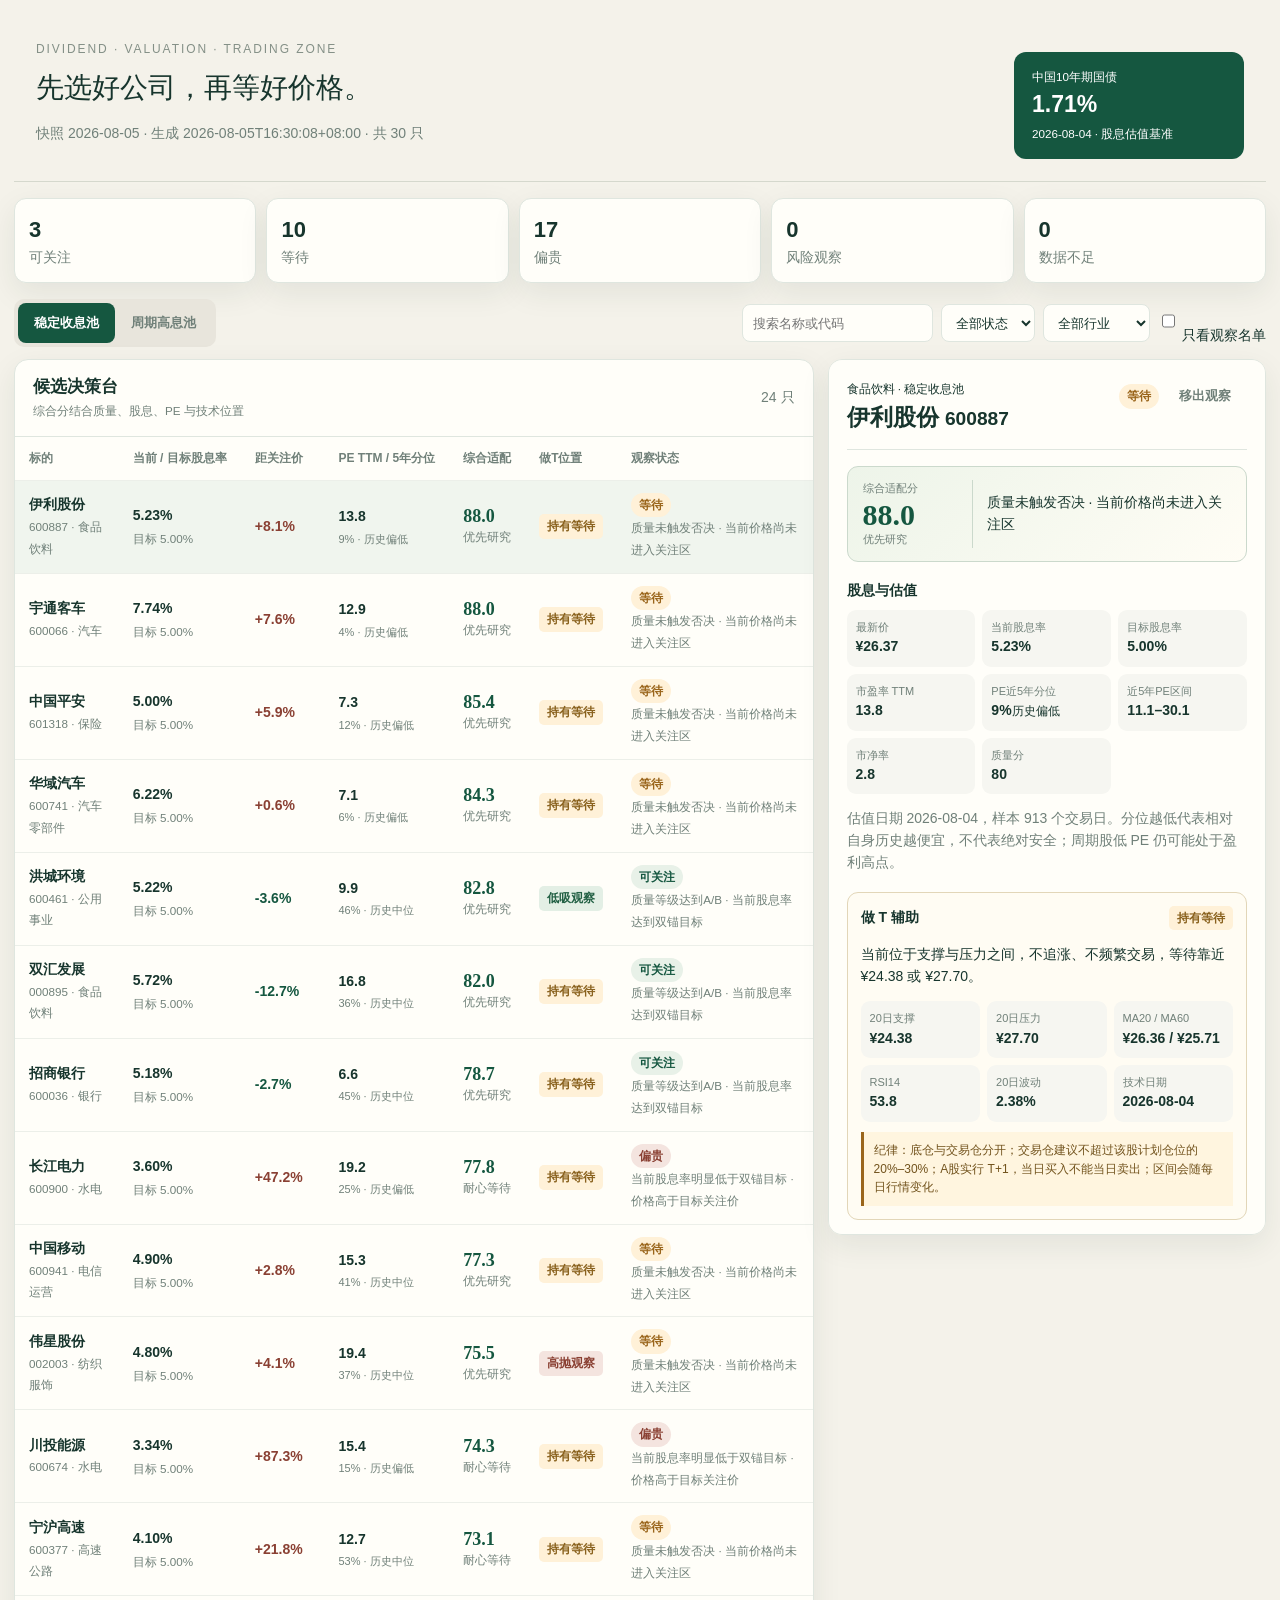
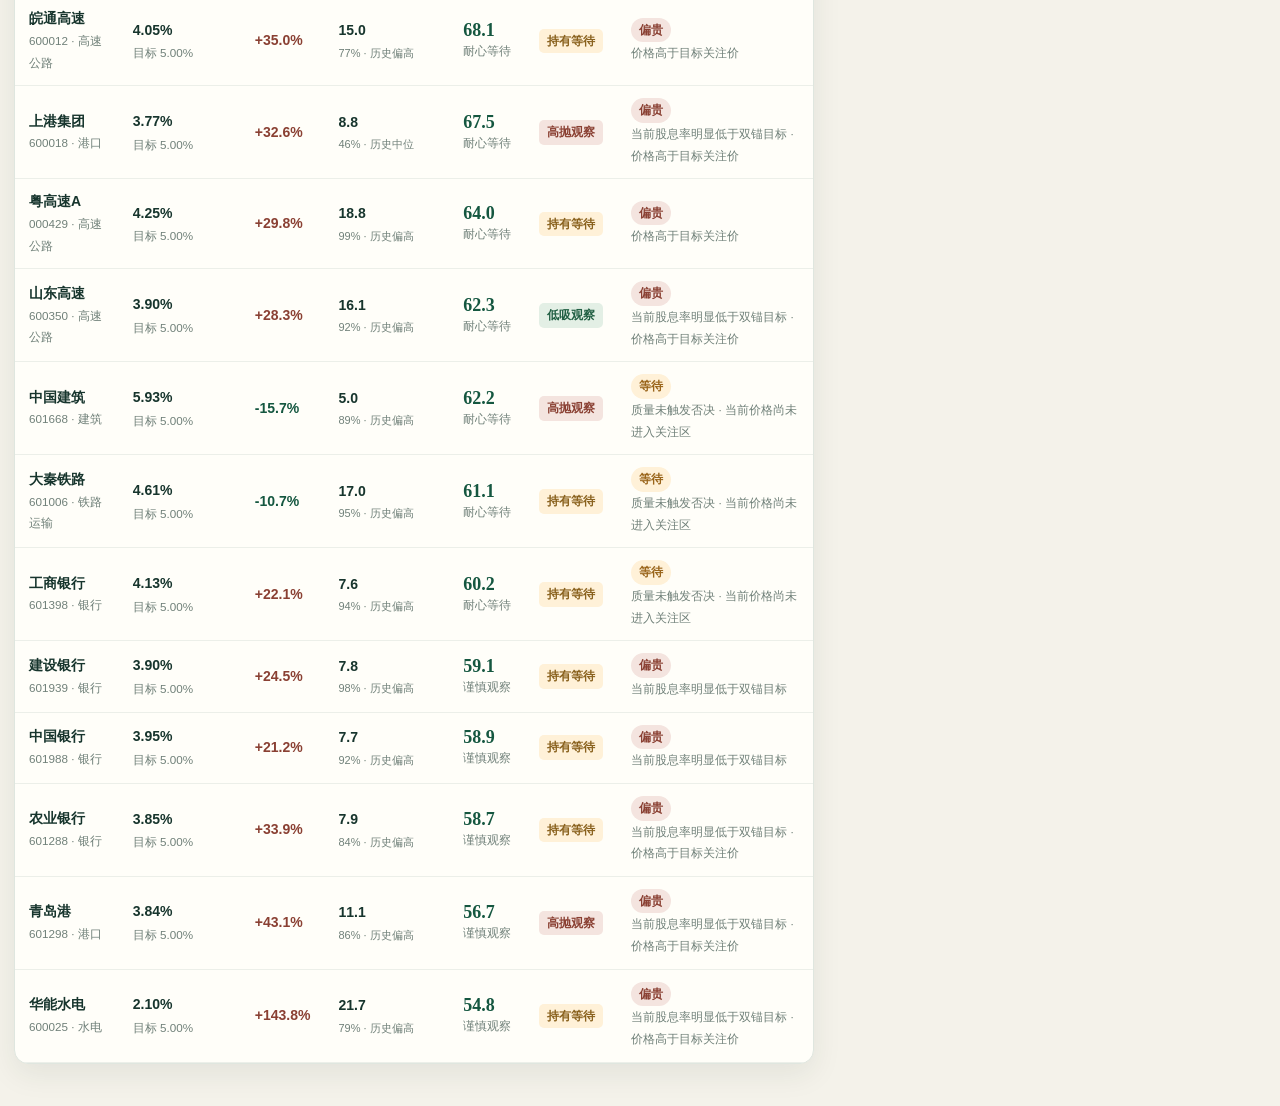
<file: web/high-dividend.html>
<!doctype html>
<html lang="zh-CN">
<head>
  <meta charset="utf-8">
  <meta name="viewport" content="width=device-width,initial-scale=1">
  <title>高股息决策雷达</title>
  <link rel="stylesheet" href="./high-dividend.css?v=20260805-v4">
</head>
<body>
  <main class="dividend-shell">
    <header class="hero">
      <div><p class="eyebrow">DIVIDEND · VALUATION · TRADING ZONE</p><h1>先选好公司，再等好价格。</h1><p id="data-note" class="muted">正在读取快照…</p></div>
      <div id="bond-card" class="bond-card"></div>
    </header>
    <section id="summary" class="summary-grid" aria-label="状态概览"></section>
    <section class="toolbar">
      <div class="pool-tabs" role="tablist"><button class="pool-tab active" data-pool="stable">稳定收息池</button><button class="pool-tab" data-pool="cyclical">周期高息池</button></div>
      <div class="filters"><input id="search-input" type="search" placeholder="搜索名称或代码" aria-label="搜索股票"><select id="status-filter" aria-label="观察状态"></select><select id="industry-filter" aria-label="所属行业"></select><label class="watch-toggle"><input id="watch-only" type="checkbox"> 只看观察名单</label></div>
    </section>
    <section class="content-grid">
      <div class="radar-panel">
        <div class="panel-head"><div><h2>候选决策台</h2><small class="muted">综合分结合质量、股息、PE 与技术位置</small></div><span id="result-count" class="muted"></span></div>
        <div class="table-wrap"><table><thead><tr><th data-sort="name">标的</th><th data-sort="currentYield">当前 / 目标股息率</th><th data-sort="distanceToAttention">距关注价</th><th data-sort="peTtm">PE TTM / 5年分位</th><th data-sort="fitScore">综合适配</th><th data-sort="tSignal">做T位置</th><th data-sort="state">观察状态</th></tr></thead><tbody id="stock-rows"></tbody></table></div>
        <div id="stock-cards" class="stock-cards"></div>
      </div>
      <aside id="stock-detail" class="detail-panel" aria-live="polite"><div class="empty-detail"><p>选择一只股票</p><span>查看股息、估值、质量和做 T 条件。</span></div></aside>
    </section>
  </main>
  <script src="./high-dividend.js?v=20260805-v4"></script>
</body>
</html>
</file>
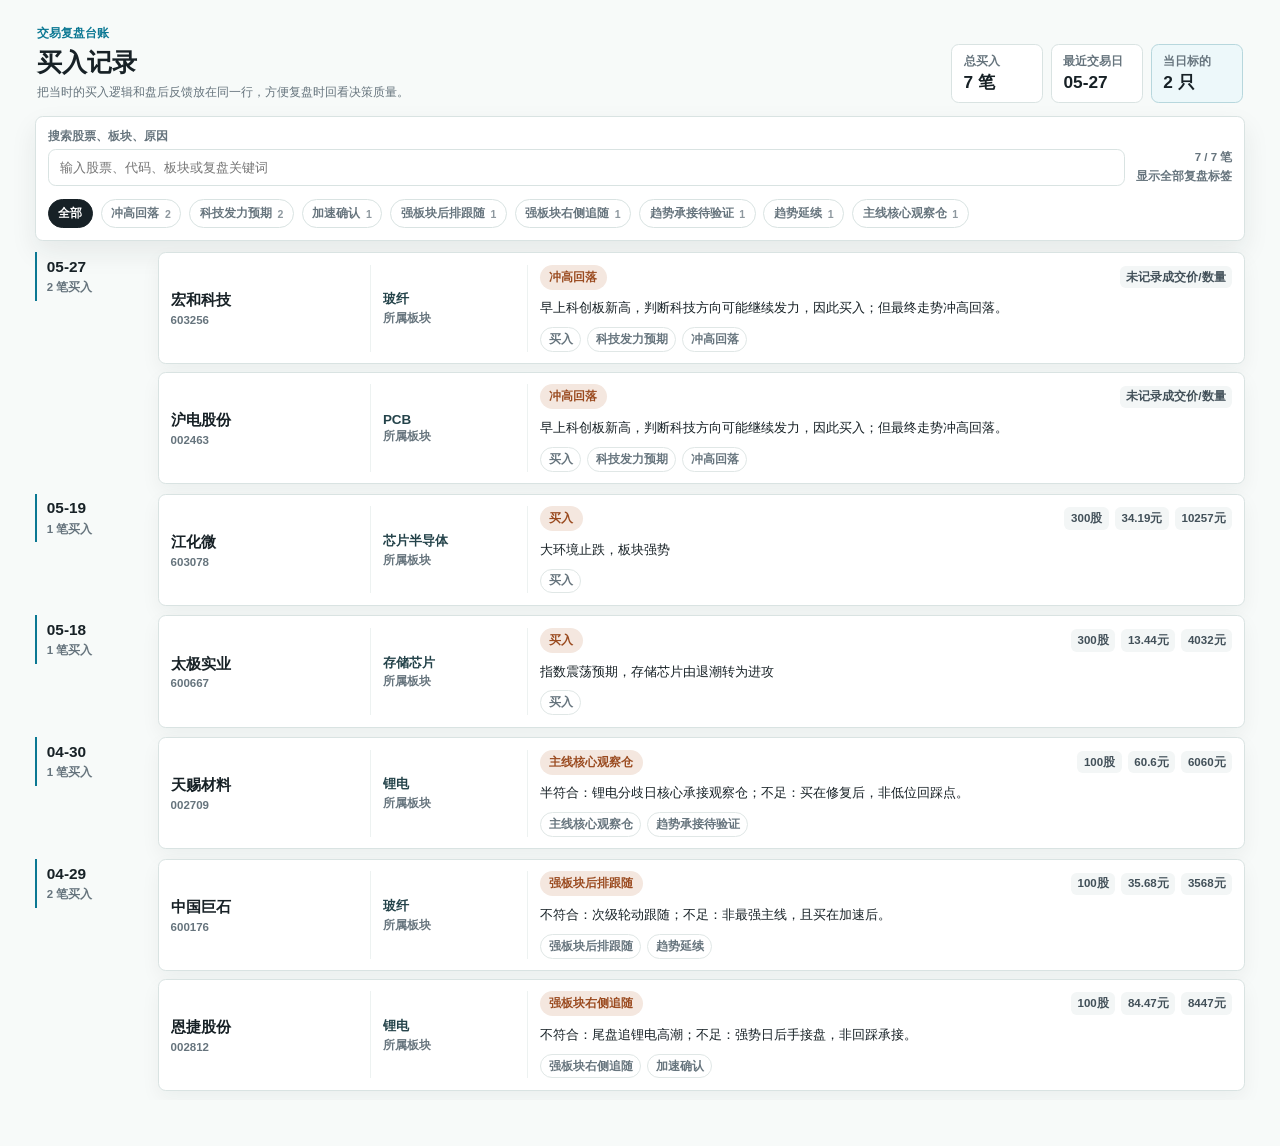
<file: web/trades.html>
<!doctype html>
<html lang="zh-CN">
  <head>
    <meta charset="utf-8">
    <meta name="viewport" content="width=device-width, initial-scale=1">
    <title>买入记录</title>
    <link rel="stylesheet" href="./custom.css?v=20260428-profit-score-v1">
    <link rel="stylesheet" href="./trades.css?v=20260527-ledger-v1">
  </head>
  <body>
    <main id="trades-app" class="app-shell trades-shell"></main>
    <script src="./trades-model.js?v=20260527-ledger-v1"></script>
    <script src="./trades.js?v=20260527-ledger-v1"></script>
  </body>
</html>
</file>
<file: web/high-dividend.css>
:root{--ink:#17352d;--muted:#708079;--line:#dfe6df;--paper:#f4f2ea;--panel:#fffef9;--green:#155740;--green-soft:#e8f1e8;--amber:#9a651b;--amber-soft:#fff1d8;--risk:#8a4033;--risk-soft:#f4e4df;--gray:#626b68;--shadow:0 10px 30px rgba(30,53,44,.08)}
*{box-sizing:border-box}body{margin:0;background:var(--paper);color:var(--ink);font:14px/1.55 "Microsoft YaHei","PingFang SC",sans-serif}.dividend-shell{width:min(1480px,calc(100% - 28px));margin:auto;padding:22px 0 42px}.hero{display:flex;justify-content:space-between;gap:24px;align-items:flex-end;padding:18px 22px 22px;border-bottom:1px solid #d5d8cd}.eyebrow{margin:0;color:#849087;font-size:12px;letter-spacing:.16em}.hero h1{font-family:Georgia,"Songti SC",serif;font-size:28px;font-weight:500;margin:7px 0}.muted{color:var(--muted)}.bond-card{min-width:230px;background:var(--green);color:#fff;border-radius:12px;padding:14px 18px}.bond-card strong{font-size:23px}.summary-grid{display:grid;grid-template-columns:repeat(5,1fr);gap:10px;margin:16px 0}.summary-card{background:var(--panel);border:1px solid var(--line);border-radius:12px;padding:14px;box-shadow:var(--shadow)}.summary-card b{display:block;font-size:22px}.summary-card span{color:var(--muted)}.toolbar{display:flex;justify-content:space-between;gap:16px;margin:12px 0}.pool-tabs{display:flex;background:#e8e5dc;padding:4px;border-radius:10px}.pool-tab{border:0;background:transparent;padding:9px 16px;border-radius:8px;color:var(--muted);font-weight:700;cursor:pointer}.pool-tab.active{background:var(--green);color:#fff}.filters{display:flex;gap:8px;align-items:center}.filters input,.filters select{min-height:38px;border:1px solid var(--line);border-radius:8px;background:var(--panel);padding:7px 10px;color:var(--ink)}.watch-toggle{white-space:nowrap}.content-grid{display:grid;grid-template-columns:minmax(0,1.55fr) minmax(340px,.85fr);gap:14px}.radar-panel,.detail-panel{background:var(--panel);border:1px solid var(--line);border-radius:14px;box-shadow:var(--shadow)}.radar-panel{overflow:hidden}.panel-head{display:flex;justify-content:space-between;align-items:center;padding:14px 18px;border-bottom:1px solid var(--line)}.panel-head h2{margin:0;font-size:17px}.table-wrap{overflow:auto}table{width:100%;border-collapse:collapse}th,td{padding:12px 14px;text-align:left;border-bottom:1px solid #ecefe9}th{font-size:12px;color:var(--muted);cursor:pointer;white-space:nowrap}tbody tr{cursor:pointer}tbody tr:hover,tbody tr.selected{background:#f0f5ee}.name-cell b{display:block}.name-cell small{color:var(--muted)}.state-pill{display:inline-block;padding:3px 8px;border-radius:999px;font-size:12px;font-weight:700}.state-可关注{background:var(--green-soft);color:var(--green)}.state-等待{background:var(--amber-soft);color:var(--amber)}.state-偏贵,.state-风险观察{background:var(--risk-soft);color:var(--risk)}.state-数据不足{background:#e8ebea;color:var(--gray)}.detail-panel{padding:18px;position:sticky;top:12px;align-self:start;max-height:calc(100vh - 24px);overflow:auto}.empty-detail{text-align:center;padding:34px 10px;color:var(--muted)}.detail-head{display:flex;justify-content:space-between;gap:10px;border-bottom:1px solid var(--line);padding-bottom:14px}.detail-head h2{margin:0;font-size:23px}.detail-section{margin-top:18px}.detail-section h3{font-size:14px;margin:0 0 9px}.reason-list,.check-list{padding:0;margin:8px 0;list-style:none}.reason-list li,.check-item{padding:8px 10px;margin:6px 0;background:#f6f6f1;border-radius:8px}.check-item{display:flex;gap:8px}.check-pass{border-left:3px solid #4b8b67}.check-warning{border-left:3px solid #d49b42}.check-fail{border-left:3px solid #a74e41}.check-missing{border-left:3px solid #8c9591}.metric-grid{display:grid;grid-template-columns:repeat(3,1fr);gap:7px}.metric{background:#f6f6f1;border-radius:9px;padding:9px}.metric span{display:block;font-size:11px;color:var(--muted)}.ladder{width:100%}.stock-cards{display:none}.empty-row{text-align:center;color:var(--muted);padding:34px}.warning-banner{background:var(--risk-soft);color:var(--risk);padding:10px 13px;border-radius:9px;margin-bottom:12px}
@media(max-width:900px){.summary-grid{grid-template-columns:repeat(2,1fr)}.content-grid{grid-template-columns:1fr}.detail-panel{position:static;max-height:none}.toolbar{flex-direction:column}.filters{flex-wrap:wrap}}
@media(max-width:650px){.dividend-shell{width:calc(100% - 18px);padding-top:8px}.hero{align-items:stretch;flex-direction:column;padding:14px 8px}.hero h1{font-size:23px}.bond-card{min-width:0}.summary-grid{grid-template-columns:repeat(2,1fr)}.summary-card:last-child{grid-column:1/-1}.filters>*{flex:1;min-width:135px}.table-wrap{display:none}.stock-cards{display:grid;gap:8px;padding:10px}.stock-card{border:1px solid var(--line);border-radius:10px;padding:12px;background:#fff;cursor:pointer}.stock-card-top{display:flex;justify-content:space-between}.stock-card-metrics{display:grid;grid-template-columns:repeat(3,1fr);gap:5px;margin:9px 0;font-size:12px}.metric-grid{grid-template-columns:repeat(2,1fr)}}
.fit-score{display:block;font:700 18px/1 Georgia,serif;color:var(--green)}.fit-label{display:block;color:var(--muted);margin-top:3px}.signal-pill{display:inline-block;padding:3px 8px;border-radius:5px;font-size:12px;font-weight:700;white-space:nowrap}.signal-低吸观察{background:#e3efe5;color:#226044}.signal-高抛观察{background:#f4e4df;color:#8a4033}.signal-持有等待{background:#fff1d8;color:#8a621e}.signal-数据不足{background:#e8ebea;color:#626b68}.decision-banner{display:grid;grid-template-columns:110px 1fr;gap:14px;align-items:center;margin:16px 0;padding:13px 15px;border:1px solid #cbd9cc;background:linear-gradient(135deg,#edf4e9,#fffdf5);border-radius:11px}.decision-banner div{border-right:1px solid #cbd9cc}.decision-banner span,.decision-banner small{display:block;color:var(--muted);font-size:11px}.decision-banner b{display:block;font:700 30px/1.1 Georgia,serif;color:var(--green)}.decision-banner p{margin:0}.section-title{display:flex;justify-content:space-between;align-items:center}.section-title h3{margin:0}.t-guide{padding:13px;border:1px solid #e2d6b8;border-radius:11px;background:#fffcf3}.risk-note{margin-top:10px;padding:9px 10px;border-left:3px solid var(--amber);background:#fff5df;color:#72531d;font-size:12px}
.state-可关注{background:var(--green-soft);color:var(--green)}.state-等待{background:var(--amber-soft);color:var(--amber)}.state-偏贵,.state-风险观察{background:var(--risk-soft);color:var(--risk)}.state-数据不足{background:#e8ebea;color:var(--gray)}
.yield-compare b,.yield-compare small{display:block;white-space:nowrap}.yield-compare small{margin-top:3px;color:var(--muted)}.distance-cell{font-weight:700;white-space:nowrap}.distance-cell.inside{color:var(--green)}.distance-cell.outside{color:var(--risk)}
.pe-position b,.pe-position small{display:block;white-space:nowrap}.pe-position small{margin-top:3px;color:var(--muted);font-size:11px}
</file>
<file: web/custom.css>
﻿:root {
  color-scheme: light;
  --ink: #172126;
  --muted: #66747d;
  --line: #d9e3e2;
  --paper: #f7faf9;
  --panel: #ffffff;
  --soft: #f1f5f5;
  --active: #172126;
  --red: #c74343;
  --green: #12805c;
  --shadow: 0 12px 28px rgba(23, 33, 38, 0.08);
}

* { box-sizing: border-box; }

html {
  zoom: 0.96;
}

body {
  margin: 0;
  background: var(--paper);
  color: var(--ink);
  font-family: "Microsoft YaHei", "PingFang SC", Arial, sans-serif;
  font-size: 15px;
  letter-spacing: 0;
}

.app-shell {
  min-height: auto;
  width: min(1280px, calc(100% - 28px));
  margin: 0 auto;
  padding: 12px 0 10px;
}

.workspace-layout {
  display: grid;
  grid-template-columns: minmax(300px, 360px) minmax(0, 1fr);
  gap: 16px;
  align-items: start;
}

.card {
  background: var(--panel);
  border: 1px solid var(--line);
  border-radius: 8px;
  box-shadow: var(--shadow);
}

.sidebar-card {
  position: sticky;
  top: 16px;
  max-height: calc(100vh - 32px);
  display: grid;
  grid-template-rows: auto minmax(0, 1fr);
  gap: 10px;
  padding: 10px;
  overflow: hidden;
}

.sidebar-head {
  position: relative;
  z-index: 1;
  display: grid;
  gap: 8px;
  min-width: 0;
  background: var(--panel);
}

.sort-inline {
  display: flex;
  align-items: center;
  justify-content: space-between;
  gap: 8px;
  padding: 2px;
}

.sort-status {
  color: var(--muted);
  font-size: 13px;
  min-height: 20px;
  padding: 0 4px;
  line-height: 1.45;
  overflow: hidden;
  text-overflow: ellipsis;
  white-space: nowrap;
}

.sort-mode-group {
  display: inline-flex;
  border: 1px solid var(--line);
  border-radius: 8px;
  overflow: hidden;
}

.sort-mode-btn {
  min-width: 52px;
  height: 30px;
  border: 0;
  border-right: 1px solid var(--line);
  background: #ffffff;
  color: var(--muted);
  font: inherit;
  font-size: 13px;
  padding: 0 10px;
  cursor: pointer;
}

.sort-mode-btn:last-child {
  border-right: 0;
}

.sort-mode-btn.active {
  background: #0b7893;
  color: #ffffff;
}

.sort-date-label {
  display: inline-flex;
  align-items: center;
  gap: 6px;
}

.sort-date-label span {
  color: var(--muted);
  font-size: 12px;
}

.sort-date-label select {
  min-width: 86px;
  height: 30px;
  border: 1px solid var(--line);
  border-radius: 8px;
  background: #ffffff;
  color: var(--ink);
  font: inherit;
  font-size: 13px;
  padding: 0 8px;
}

.date-nav-btn {
  width: 24px;
  height: 24px;
  border: 1px solid var(--line);
  border-radius: 6px;
  background: #ffffff;
  color: var(--muted);
  font-size: 12px;
  line-height: 1;
  cursor: pointer;
  padding: 0;
}

.date-nav-btn:disabled {
  opacity: 0.45;
  cursor: not-allowed;
}

h1, h2 { margin: 0; line-height: 1.2; }
h1 { font-size: 26px; }
h2 { font-size: 20px; }
p { line-height: 1.55; }
.muted { color: var(--muted); }

.count-pill,
.badge {
  border-radius: 999px;
  background: var(--soft);
  color: var(--muted);
  padding: 6px 10px;
  font-size: 12px;
}

.setup-pools {
  display: grid;
  grid-template-columns: repeat(3, minmax(0, 1fr));
  gap: 10px;
}

.pool-card {
  min-height: 142px;
  max-height: 360px;
  overflow-y: auto;
  border: 1px solid var(--line);
  border-radius: 8px;
  background: #ffffff;
  padding: 10px;
  display: grid;
  align-content: start;
  gap: 7px;
  box-shadow: var(--shadow);
}

.pool-card::-webkit-scrollbar {
  width: 6px;
}

.pool-card::-webkit-scrollbar-thumb {
  background: #c9d8d5;
  border-radius: 999px;
}

.pool-card.primary { border-color: #d7b66a; }
.pool-card.bad { border-color: #d6b9a8; }
.pool-card.risk { border-color: #e3c4c4; }

.pool-title {
  display: flex;
  justify-content: space-between;
  align-items: baseline;
  gap: 8px;
  margin-bottom: 2px;
}

.pool-title span {
  color: var(--muted);
  font-size: 12px;
}

.pool-title strong {
  font-size: 15px;
}

.pool-item {
  min-height: 46px;
  display: grid;
  grid-template-columns: minmax(0, 1fr) auto;
  gap: 8px;
  align-items: center;
  border: 1px solid #edf2f1;
  border-radius: 7px;
  background: #fbfdfc;
  color: var(--ink);
  text-align: left;
  padding: 7px 8px;
  cursor: pointer;
}

.pool-item:hover {
  border-color: #97bab5;
}

.pool-item strong,
.pool-item small {
  display: block;
  overflow: hidden;
  text-overflow: ellipsis;
  white-space: nowrap;
}

.pool-item small {
  margin-top: 3px;
  color: var(--muted);
  font-size: 11px;
}

.pool-score {
  border-radius: 999px;
  padding: 4px 7px;
  background: var(--soft);
  color: var(--muted);
  font-size: 12px;
  font-weight: 700;
}

.pool-empty {
  min-height: 46px;
  display: grid;
  place-items: center;
  border: 1px dashed #d8e2e0;
  border-radius: 7px;
  color: var(--muted);
  font-size: 13px;
}

.setup-badge {
  white-space: nowrap;
  border-radius: 999px;
  padding: 8px 12px;
  font-size: 13px;
  font-weight: 800;
}

.setup-badge.hot,
.pool-score.hot {
  background: #ffe8d8;
  color: #b33d16;
}

.setup-badge.turn,
.pool-score.turn {
  background: #e4f1ff;
  color: #1166a6;
}

.setup-badge.test,
.pool-score.test {
  background: #fff5cc;
  color: #8b6500;
}

.setup-badge.strong,
.pool-score.strong {
  background: #ffe3e3;
  color: #b92e2e;
}

.setup-badge.risk,
.pool-score.risk {
  background: #f5dfdf;
  color: #923939;
}

.setup-badge.weak,
.pool-score.weak {
  background: #dff1ea;
  color: #0d704f;
}

.setup-badge.watch,
.pool-score.watch {
  background: var(--soft);
  color: var(--muted);
}

.board-list {
  position: relative;
  z-index: 0;
  display: grid;
  align-content: start;
  gap: 6px;
  overflow-y: auto;
  min-height: 0;
  padding: 2px 3px 0 0;
}

.board-button {
  width: 100%;
  min-height: 58px;
  display: grid;
  grid-template-columns: minmax(0, 1fr) 66px;
  gap: 8px;
  align-items: center;
  border: 1px solid var(--line);
  border-radius: 8px;
  background: #ffffff;
  color: var(--ink);
  padding: 8px 10px;
  text-align: left;
  cursor: pointer;
}

.board-button:hover,
.board-button.active {
  border-color: #97bab5;
  background: #f7fbfa;
}

.board-button.active { box-shadow: inset 3px 0 0 #0b7893; }
.board-button strong { display: block; overflow: hidden; text-overflow: ellipsis; white-space: nowrap; }
.board-button strong { font-size: 17px; line-height: 1.16; }
.board-button small { display: block; margin-top: 4px; color: var(--muted); font-size: 12px; }
.board-button .board-fund-flow { margin-top: 3px; font-weight: 600; }
.board-fund-flow.inflow { color: #d13c3c; }
.board-fund-flow.outflow { color: #16835f; }
.board-fund-flow.missing { color: var(--muted); font-weight: 400; }
.board-score { text-align: right; }
.board-score strong { font-size: 16px; }
.board-score small { font-size: 12px; line-height: 1.25; }

.detail-pane {
  display: grid;
  gap: 16px;
}

.detail-tabs-card {
  padding: 10px 12px;
}

.detail-tabs {
  display: inline-flex;
  border: 1px solid var(--line);
  border-radius: 8px;
  overflow: hidden;
  background: #ffffff;
}

.detail-tab-btn {
  min-width: 88px;
  height: 34px;
  border: 0;
  border-right: 1px solid var(--line);
  background: #ffffff;
  color: var(--muted);
  font: inherit;
  font-size: 13px;
  padding: 0 14px;
  cursor: pointer;
}

.detail-tab-btn:last-child {
  border-right: 0;
}

.detail-tab-btn.active {
  background: #0b7893;
  color: #ffffff;
}

.stack { display: grid; gap: 18px; }
.section-card { padding: 16px; }
.detail-head {
  padding: 22px;
  display: flex;
  justify-content: space-between;
  gap: 18px;
  align-items: flex-start;
}

.badges {
  display: flex;
  flex-wrap: wrap;
  gap: 8px;
  justify-content: flex-end;
}

.section-head {
  display: flex;
  justify-content: space-between;
  gap: 12px;
  align-items: end;
  padding: 0 4px 12px;
}

.setup-card {
  border-color: #cbdedb;
}

.setup-grid {
  display: grid;
  grid-template-columns: repeat(4, minmax(0, 1fr));
  gap: 10px;
}

.setup-metric {
  min-height: 92px;
  border: 1px solid #edf2f1;
  border-radius: 8px;
  background: #fbfdfc;
  padding: 11px;
  display: grid;
  align-content: start;
  gap: 6px;
}

.setup-metric span,
.setup-metric small {
  color: var(--muted);
  font-size: 12px;
}

.setup-metric strong {
  font-size: 20px;
  line-height: 1.18;
  overflow-wrap: anywhere;
}

.structure-chart-wrap {
  display: grid;
  gap: 8px;
}

.structure-chart {
  width: 100%;
  height: 230px;
  display: block;
  border: 1px solid #edf2f1;
  border-radius: 8px;
  background: #fbfdfc;
}

.structure-grid-line {
  stroke: #dce8e5;
  stroke-dasharray: 4 5;
}

.structure-axis-label,
.structure-point text {
  fill: var(--muted);
  font-size: 12px;
}

.structure-line {
  fill: none;
  stroke: var(--active);
  stroke-width: 3;
  stroke-linecap: round;
  stroke-linejoin: round;
}

.structure-point circle {
  stroke: #ffffff;
  stroke-width: 2;
}

.structure-point.strong circle {
  fill: #c0392b;
}

.structure-point.weak circle {
  fill: #7f8c8d;
}

.structure-legend {
  display: flex;
  flex-wrap: wrap;
  gap: 8px;
  align-items: center;
  color: var(--muted);
  font-size: 12px;
}

.structure-legend span,
.structure-legend strong {
  border: 1px solid #edf2f1;
  border-radius: 8px;
  background: #fbfdfc;
  padding: 5px 8px;
}

.structure-legend strong {
  color: var(--ink);
}

.structure-sequence {
  margin: 0;
}

.profit-card {
  display: grid;
  gap: 14px;
}

.profit-hero {
  display: grid;
  grid-template-columns: minmax(260px, 0.9fr) minmax(0, 1.1fr);
  gap: 12px;
  align-items: stretch;
}

.profit-hero-main,
.profit-metrics-grid > div,
.profit-score-strip > div {
  border: 1px solid #edf2f1;
  border-radius: 8px;
  background: #fbfdfc;
}

.profit-hero-main {
  display: grid;
  gap: 12px;
  padding: 14px;
}

.profit-stock-title {
  display: flex;
  align-items: baseline;
  justify-content: space-between;
  gap: 10px;
}

.profit-stock-title strong {
  font-size: 22px;
  line-height: 1.2;
}

.profit-score-block {
  display: grid;
  grid-template-columns: 1fr auto;
  gap: 4px 12px;
  align-items: end;
}

.profit-score-block span,
.profit-score-block em,
.profit-hero-main p,
.profit-metrics-grid span,
.profit-score-strip span {
  color: var(--muted);
}

.profit-score-block strong {
  grid-row: span 2;
  font-size: 46px;
  line-height: 0.95;
}

.profit-score-block em {
  font-style: normal;
}

.profit-hero-main p {
  margin: 0;
  font-size: 13px;
}

.profit-metrics-grid {
  display: grid;
  grid-template-columns: repeat(4, minmax(0, 1fr));
  gap: 8px;
}

.profit-metrics-grid > div,
.profit-score-strip > div {
  display: grid;
  gap: 5px;
  min-height: 70px;
  padding: 10px;
}

.profit-metrics-grid span,
.profit-score-strip span {
  font-size: 12px;
}

.profit-metrics-grid strong,
.profit-score-strip strong {
  font-size: 18px;
  line-height: 1.18;
  overflow-wrap: anywhere;
}

.profit-score-strip {
  display: grid;
  grid-template-columns: repeat(4, minmax(0, 1fr));
  gap: 8px;
}

.state-chip {
  display: inline-flex;
  align-items: center;
  justify-content: center;
  min-height: 34px;
  padding: 6px 10px;
  border-radius: 999px;
  background: #eef3f2;
  color: var(--ink);
  font-size: 15px;
}

.state-chip.rise.expand,
.state-chip.resonance,
.state-chip.strong {
  background: #fdeeee;
  color: var(--red);
}

.state-chip.rise.contract,
.state-chip.test {
  background: #fff2e8;
  color: #b65b17;
}

.state-chip.fall.expand,
.state-chip.divergence,
.state-chip.weak {
  background: #eef8f4;
  color: var(--green);
}

.state-chip.fall.contract,
.state-chip.mixed,
.state-chip.turn,
.state-chip.watch {
  background: #eef3f2;
  color: #48616a;
}

.state-chip.traffic-red {
  background: #fdeeee;
  color: var(--red);
}

.state-chip.traffic-yellow {
  background: #fff5cc;
  color: #8b6500;
}

.state-chip.traffic-yellow-strong {
  background: #edf5e7;
  color: #4d7425;
}

.state-chip.traffic-green {
  background: #eaf7ef;
  color: #2c7a3f;
}

.core-strip {
  display: grid;
  grid-template-columns: repeat(5, minmax(0, 1fr));
  gap: 8px;
  margin-top: 12px;
}

.core-chip {
  border: 1px solid #edf2f1;
  border-radius: 8px;
  background: #ffffff;
  padding: 9px;
  display: grid;
  gap: 4px;
}

.core-chip span,
.core-chip small {
  overflow: hidden;
  text-overflow: ellipsis;
  white-space: nowrap;
}

.core-chip span {
  font-weight: 700;
}

.core-chip small {
  color: var(--muted);
  font-size: 12px;
}

.membership-strip {
  display: flex;
  flex-wrap: wrap;
  gap: 8px;
  margin-top: 12px;
}

.membership-count,
.membership-badge {
  border-radius: 999px;
  padding: 6px 9px;
  font-size: 12px;
  font-weight: 800;
  white-space: nowrap;
}

.membership-count.core,
.membership-badge.core,
.membership-count.pure_core,
.membership-badge.pure_core {
  background: #ffe8d8;
  color: #b33d16;
}

.membership-count.active,
.membership-badge.active,
.membership-count.pure_elastic,
.membership-badge.pure_elastic {
  background: #ffe3e3;
  color: #b92e2e;
}

.membership-count.overlap,
.membership-badge.overlap,
.membership-count.supply_chain,
.membership-badge.supply_chain {
  background: #e4f1ff;
  color: #1166a6;
}

.membership-count.theme_edge,
.membership-badge.theme_edge {
  background: #edf5e7;
  color: #4d7425;
}

.membership-count.suspect,
.membership-badge.suspect {
  background: #fff5cc;
  color: #8b6500;
}

.membership-count.pending,
.membership-badge.pending,
.membership-badge.manual {
  background: var(--soft);
  color: var(--muted);
}

.membership-alert {
  margin-top: 10px;
  border: 1px solid #ead9a8;
  border-radius: 8px;
  background: #fffaf0;
  color: #5c4800;
  padding: 9px 10px;
  font-size: 13px;
}

.membership-reason {
  min-width: 180px;
  color: var(--muted);
  font-size: 13px;
  line-height: 1.45;
}

.chart-grid {
  display: grid;
  gap: 12px;
}

.chart-panel {
  border: 1px solid #dce7e5;
  border-radius: 8px;
  background: linear-gradient(180deg, #ffffff 0%, #fbfdfc 100%);
  overflow: hidden;
}

.chart-panel-head {
  min-height: 46px;
  display: flex;
  justify-content: space-between;
  gap: 12px;
  align-items: center;
  border-bottom: 1px solid #edf2f1;
  padding: 10px 12px;
}

.chart-panel-head strong {
  color: var(--ink);
  font-size: 15px;
}

.chart-panel-head span {
  color: var(--muted);
  font-size: 12px;
  white-space: nowrap;
}

.chart-box {
  min-height: 300px;
  display: grid;
  place-items: center;
  background:
    linear-gradient(#f3f7f6 1px, transparent 1px) 0 0 / 100% 25%,
    #fbfdfc;
  color: var(--muted);
  padding: 14px;
}

.core-chart-box {
  min-height: 310px;
}

.trend-svg {
  width: 100%;
  height: 280px;
}

.fund-flow-svg {
  width: 100%;
  height: 280px;
}

.fund-flow-chart-box {
  min-height: 300px;
}

.fund-flow-bar {
  opacity: 0.82;
  transition: opacity 160ms ease, filter 160ms ease;
}

.fund-flow-bar.inflow { fill: var(--red); }
.fund-flow-bar.outflow { fill: var(--green); }
.fund-flow-bar.selected { opacity: 1; filter: drop-shadow(0 2px 3px rgba(24, 48, 54, 0.18)); }
.fund-flow-bar:hover { opacity: 1; }

.fund-flow-value {
  font-size: 11px;
  font-weight: 800;
  paint-order: stroke;
  stroke: #fff;
  stroke-width: 3px;
}

.fund-flow-value.inflow {
  fill: var(--red);
}

.fund-flow-value.outflow {
  fill: var(--green);
}

.high-count-svg {
  width: 100%;
  height: 240px;
}

.new-high-svg {
  width: 100%;
  height: 290px;
}

.core-svg {
  width: 100%;
  height: 290px;
}

.index-svg {
  width: 100%;
  height: 300px;
}

.amount-svg {
  width: 100%;
  height: 220px;
}

.chart-axis {
  stroke: #c6d4d1;
  stroke-width: 1;
}

.core-volume-divider {
  stroke-dasharray: 4 4;
}

.zero-line {
  stroke: #b9c8c5;
  stroke-dasharray: 5 5;
  stroke-width: 1;
}

.selected-date-band {
  fill: #f0f7f6;
  stroke: #78aaa2;
  stroke-width: 1;
  stroke-dasharray: 4 3;
}

.trend-line {
  fill: none;
  stroke: #0b7893;
  stroke-linecap: round;
  stroke-linejoin: round;
  stroke-width: 3;
}

.trend-svg circle {
  fill: #ffffff;
  stroke: #0b7893;
  stroke-width: 2.5;
}

.trend-high-line {
  fill: none;
  stroke: #f08c3a;
  stroke-linecap: round;
  stroke-linejoin: round;
  stroke-width: 2.6;
  stroke-dasharray: 5 4;
}

.trend-high-dot {
  fill: #ffffff;
  stroke: #f08c3a;
  stroke-width: 2.4;
}

.high-count-label {
  fill: #a95712;
  font-size: 11px;
  font-weight: 800;
}

.new-high-card {
  border-color: #cbdedb;
}

.new-high-summary {
  grid-template-columns: repeat(3, minmax(0, 1fr));
  margin-bottom: 12px;
}

.new-high-chart-panel {
  margin-top: 4px;
}

.new-high-line {
  fill: none;
  stroke-linecap: round;
  stroke-linejoin: round;
  stroke-width: 3;
}

.new-high-line.average,
.new-high-dot.average {
  stroke: #0b7893;
}

.new-high-line.high,
.new-high-dot.high {
  stroke: var(--red);
}

.new-high-line.near,
.new-high-dot.near {
  stroke: #f08c3a;
}

.new-high-dot {
  fill: #ffffff;
  stroke-width: 2.5;
}

.new-high-point {
  cursor: pointer;
}

.chart-hitbox {
  fill: transparent;
}

.new-high-legend {
  position: relative;
  padding-left: 22px;
}

.new-high-legend::before {
  content: "";
  position: absolute;
  left: 9px;
  top: 50%;
  width: 8px;
  height: 8px;
  border-radius: 999px;
  transform: translateY(-50%);
  background: #0b7893;
}

.new-high-legend.high::before {
  background: var(--red);
}

.new-high-legend.near::before {
  background: #f08c3a;
}

.value-label {
  fill: var(--ink);
  font-size: 12px;
  font-weight: 700;
  paint-order: stroke;
  stroke: #ffffff;
  stroke-width: 3px;
  stroke-linejoin: round;
}

.tag-label {
  fill: #24524d;
  font-size: 11px;
  font-weight: 700;
  paint-order: stroke;
  stroke: #ffffff;
  stroke-width: 4px;
  stroke-linejoin: round;
}

.date-label {
  fill: var(--muted);
  font-size: 12px;
}

.axis-label {
  fill: var(--muted);
  font-size: 11px;
}

.core-change-line,
.pure-core-line,
.pure-elastic-line {
  fill: none;
  stroke-linecap: round;
  stroke-linejoin: round;
  stroke-width: 3;
}

.core-change-line,
.pure-core-line {
  stroke: #0b7893;
}

.pure-elastic-line {
  stroke: #7c3aed;
}

.core-change-dot,
.pure-core-dot,
.pure-elastic-dot {
  fill: #ffffff;
  stroke-width: 2.5;
}

.core-change-dot,
.pure-core-dot {
  stroke: #0b7893;
}

.pure-elastic-dot {
  stroke: #7c3aed;
}

.core-amount-bar {
  fill: #f08c3a;
  opacity: 0.74;
}

.core-amount-bar.rise {
  fill: var(--red);
}

.core-amount-bar.fall {
  fill: var(--green);
}

.core-change-dot.rise {
  stroke: var(--red);
}

.core-change-dot.fall {
  stroke: var(--green);
}

.core-change-label,
.core-amount-label,
.pure-core-label,
.pure-elastic-label {
  font-size: 11px;
  font-weight: 800;
  paint-order: stroke;
  stroke: #ffffff;
  stroke-linejoin: round;
  stroke-width: 3px;
}

.core-change-label,
.pure-core-label {
  fill: #0b7893;
}

.pure-elastic-label {
  fill: #6d28d9;
}

.core-amount-label {
  fill: #b84008;
}

.core-change-label.rise,
.pure-core-label.rise,
.pure-elastic-label.rise,
.core-amount-label.rise {
  fill: var(--red);
}

.core-change-label.fall,
.pure-core-label.fall,
.pure-elastic-label.fall,
.core-amount-label.fall {
  fill: var(--green);
}

.index-change-line {
  fill: none;
  stroke: #0b7893;
  stroke-linecap: round;
  stroke-linejoin: round;
  stroke-width: 3;
}

.index-change-dot {
  fill: #ffffff;
  stroke-width: 2.5;
}

.index-change-dot.rise {
  stroke: var(--red);
}

.index-change-dot.fall {
  stroke: var(--green);
}

.index-volume-bar {
  opacity: 0.8;
}

.index-volume-bar.rise {
  fill: #f2b3b3;
}

.index-volume-bar.fall {
  fill: #9ed5c0;
}

.index-change-label,
.index-volume-label {
  font-size: 11px;
  font-weight: 800;
  paint-order: stroke;
  stroke: #ffffff;
  stroke-linejoin: round;
  stroke-width: 3px;
}

.index-change-label.rise,
.index-volume-label.rise {
  fill: var(--red);
}

.index-change-label.fall,
.index-volume-label.fall {
  fill: var(--green);
}

.amount-bar {
  opacity: 0.82;
}

.rise-bar {
  fill: var(--red);
}

.fall-bar {
  fill: var(--green);
}

.amount-bar.missing {
  stroke: #b65b17;
  stroke-width: 2;
  stroke-dasharray: 4 3;
}

.amount-label {
  fill: var(--ink);
  font-size: 10px;
  font-weight: 700;
  paint-order: stroke;
  stroke: #ffffff;
  stroke-width: 3px;
  stroke-linejoin: round;
}

.missing-label {
  fill: #b65b17;
  font-size: 10px;
  font-weight: 700;
  paint-order: stroke;
  stroke: #ffffff;
  stroke-width: 3px;
  stroke-linejoin: round;
}

.missing-mark {
  stroke: #b65b17;
  stroke-width: 3;
  stroke-linecap: round;
}

.table-wrap {
  overflow-x: auto;
  border: 1px solid var(--line);
  border-radius: 8px;
}

table {
  width: 100%;
  min-width: 1160px;
  border-collapse: collapse;
  font-size: 14px;
}

.profit-table {
  min-width: 980px;
}

.full-a-turnover-table {
  min-width: 520px;
}

.full-a-turnover-table th,
.full-a-turnover-table td {
  padding: 10px 12px;
}

.full-a-turnover-table th:first-child,
.full-a-turnover-table td:first-child {
  width: 36%;
}

.full-a-turnover-table th:nth-child(2),
.full-a-turnover-table td:nth-child(2) {
  width: 26%;
}

.full-a-turnover-table th:nth-child(3),
.full-a-turnover-table td:nth-child(3),
.full-a-turnover-table th:nth-child(4),
.full-a-turnover-table td:nth-child(4) {
  width: 19%;
  white-space: nowrap;
}

.full-a-board-cell {
  color: var(--muted);
  max-width: 16em;
  overflow: hidden;
  text-overflow: ellipsis;
  white-space: nowrap;
}

.full-a-new-row {
  background: #fff1f1;
  box-shadow: inset 3px 0 0 var(--red);
}

.full-a-new-row td {
  border-bottom-color: #f3c9c9;
}

.full-a-new-row td:first-child strong {
  color: var(--red);
}

.full-a-outside-row {
  background: #fff7e8;
  box-shadow: inset 3px 0 0 #d97706;
}

.full-a-outside-row td {
  border-bottom-color: #efd3a5;
}

.full-a-status-badge {
  display: inline-flex;
  align-items: center;
  min-height: 20px;
  margin-left: 8px;
  border-radius: 999px;
  background: #ffe6bd;
  color: #9a4d00;
  font-size: 12px;
  font-weight: 800;
  line-height: 1;
  padding: 4px 7px;
  vertical-align: middle;
}

th, td {
  padding: 11px 12px;
  border-bottom: 1px solid #edf2f1;
  text-align: left;
  vertical-align: top;
}

th {
  background: #f8fbfb;
  color: var(--muted);
  font-weight: 600;
}

.code { font-family: Consolas, "Courier New", monospace; color: var(--muted); }
.stock-name-nowrap strong {
  display: inline-block;
  max-width: 8em;
  overflow: hidden;
  text-overflow: ellipsis;
  vertical-align: bottom;
  white-space: nowrap;
}
.rise { color: var(--red); font-weight: 700; }
.fall { color: var(--green); font-weight: 700; }
.empty { padding: 22px; color: var(--muted); text-align: center; }

.editor-card {
  display: grid;
  gap: 10px;
}

.stock-form {
  display: grid;
  grid-template-columns: minmax(140px, 180px) minmax(160px, 1fr) auto;
  gap: 8px;
}

.stock-form input {
  min-height: 40px;
  min-width: 0;
  border: 1px solid var(--line);
  border-radius: 8px;
  background: #ffffff;
  color: var(--ink);
  font: inherit;
  padding: 8px 10px;
}

.stock-form button,
.remove-stock {
  min-height: 36px;
  border: 0;
  border-radius: 8px;
  background: var(--active);
  color: #ffffff;
  font: inherit;
  padding: 8px 12px;
  cursor: pointer;
}

.remove-stock {
  background: #f7fbfa;
  border: 1px solid var(--line);
  color: var(--muted);
}

.stock-form button:disabled,
.remove-stock:disabled {
  cursor: wait;
  opacity: 0.55;
}

.editor-message {
  border: 1px solid #cfe0dd;
  border-radius: 8px;
  background: #f7fbfa;
  color: var(--ink);
  padding: 9px 10px;
}

.editor-path {
  margin: 0;
  font-size: 13px;
}

/* ===== 趋势统计 (创业板指 下探趋势) ===== */
.cyb-strength-summary {
  display: grid;
  grid-template-columns: repeat(3, minmax(150px, 1fr));
  gap: 10px;
  margin: 14px 0;
  padding: 14px;
  border: 1px solid var(--line);
  border-radius: 12px;
  background: linear-gradient(135deg, var(--soft), var(--panel));
}
.cyb-strength-summary > div {
  display: flex;
  align-items: baseline;
  justify-content: space-between;
  gap: 10px;
}
.cyb-strength-summary span { color: var(--muted); font-size: 12px; }
.cyb-strength-summary strong { color: var(--ink); font-size: 15px; }
.cyb-strength-summary p {
  grid-column: 1 / -1;
  margin: 2px 0 0;
  padding-top: 10px;
  border-top: 1px dashed var(--line);
  font-size: 12.5px;
}
.cyb-strength-summary p span { margin-right: 10px; }
.cyb-strength-summary.incomplete { display: flex; justify-content: space-between; }

.trend-stats-svg {
  width: 100%;
  aspect-ratio: 760 / 352;
  height: auto;
  display: block;
}

/* 图例: 左上角横排 */
.trend-stats-legend .trend-legend-count-swatch {
  fill: #7fa8c9;
  opacity: 0.75;
}
.trend-stats-legend text {
  font-size: 11.5px;
  font-weight: 600;
  fill: var(--muted);
}

/* 次数柱状(副图): 雾蓝, 克制 */
.trend-count-bar {
  fill: #7fa8c9;
  opacity: 0.78;
  transition: opacity 160ms ease;
}
.trend-count-bar:hover {
  opacity: 1;
}

.trend-count-value {
  fill: #4a6a85;
  font-size: 12px;
  font-weight: 800;
  paint-order: stroke;
  stroke: var(--panel);
  stroke-width: 3px;
  stroke-linejoin: round;
}

/* 主图网格: 淡虚线 */
.trend-stats-grid-line {
  stroke: var(--line);
  stroke-width: 1;
  stroke-dasharray: 2 6;
  opacity: 0.55;
}
.trend-stats-sub-grid {
  stroke: var(--line);
  stroke-width: 1;
  stroke-dasharray: 2 6;
  opacity: 0.3;
}

/* 主图/副图分隔线 */
.trend-stats-split-line {
  stroke: var(--line);
  stroke-width: 1;
  opacity: 0.6;
}

.trend-stats-area {
  fill: #d64541;
  opacity: 0.035;
  pointer-events: none;
}

.trend-date-tilt {
  transform: rotate(-38deg);
  transform-origin: center;
  paint-order: stroke;
  stroke: var(--panel);
  stroke-width: 3px;
}

/* 双折线: 累计深度=正红实线, 最大深度=琥珀虚线 */
.trend-stats-total-line {
  fill: none;
  stroke: #d64541;
  stroke-linecap: round;
  stroke-linejoin: round;
  stroke-width: 1.8;
  opacity: 0.55;
}
.trend-stats-max-line {
  fill: none;
  stroke: #f5a623;
  stroke-linecap: round;
  stroke-linejoin: round;
  stroke-width: 2.4;
  stroke-dasharray: 7 5;
}
.trend-stats-recovery-line {
  fill: none;
  stroke: #0b8f7d;
  stroke-linecap: round;
  stroke-linejoin: round;
  stroke-width: 2.4;
}

.trend-stats-dot.total {
  fill: #ffffff;
  stroke: #d64541;
  stroke-width: 2.4;
}
.trend-stats-dot.max {
  fill: #ffffff;
  stroke: #f5a623;
  stroke-width: 2.2;
}
.trend-stats-dot.peak {
  fill: #f5a623;
  stroke: #ffffff;
  stroke-width: 2.2;
}
.trend-stats-dot.recovery {
  fill: #ffffff;
  stroke: #0b8f7d;
  stroke-width: 2.2;
}

.trend-stats-total-label {
  fill: #b0352f;
  font-size: 10.5px;
  font-weight: 800;
  paint-order: stroke;
  stroke: var(--panel);
  stroke-width: 3px;
  stroke-linejoin: round;
}
.trend-stats-max-label {
  fill: #b07a18;
  font-size: 10px;
  font-weight: 700;
  paint-order: stroke;
  stroke: var(--panel);
  stroke-width: 3px;
  stroke-linejoin: round;
}

.trend-stats-legend line,
.trend-stats-legend rect {
  stroke-linecap: round;
}

/* 汇总表: 更清爽 */
.trend-stats-table-wrap {
  margin-top: 14px;
  max-width: 100%;
  overflow-x: auto;
  border: 1px solid var(--line);
  border-radius: 10px;
}
.trend-stats-table {
  width: 100%;
  min-width: 0;
  table-layout: fixed;
  border-collapse: collapse;
  font-size: 13px;
}
.trend-stats-table th,
.trend-stats-table td {
  min-width: 0;
  padding: 8px 3px;
  border-bottom: 1px solid var(--line);
  text-align: right;
  white-space: nowrap;
  font-variant-numeric: tabular-nums;
  overflow: hidden;
  text-overflow: ellipsis;
}
.trend-stats-table th:first-child,
.trend-stats-table td:first-child {
  text-align: left;
}
.trend-stats-table thead th {
  color: var(--muted);
  font-size: 12px;
  font-weight: 700;
  background: var(--soft);
}
.trend-stats-table tbody tr:last-child td {
  border-bottom: none;
}
.trend-stats-table tbody tr:nth-child(even) {
  background: var(--soft);
  background-opacity: 0.5;
}
.trend-stats-table tbody tr:hover {
  background: var(--soft);
}

.trend-stats-table .trend-col-date { width: 7%; }
.trend-stats-table .trend-col-count { width: 5%; }
.trend-stats-table .trend-col-depth { width: 7%; }
.trend-stats-table .trend-col-recovery { width: 7%; }
.trend-stats-table .trend-col-position { width: 7%; }
.trend-stats-table .trend-col-state { width: 10%; }
.trend-stats-table .trend-col-shape {
  width: 38%;
  text-align: left;
  white-space: normal;
  overflow-wrap: anywhere;
}

.trend-count-cell {
  font-weight: 800;
  color: #4a6a85;
}

.trend-stats-note {
  margin-top: 12px;
  padding: 10px 14px;
  border-left: 3px solid #f5a623;
  background: #fdf6ec;
  border-radius: 0 6px 6px 0;
  font-size: 12.5px;
  line-height: 1.7;
}

.trend-stats-note strong {
  color: #8a4a10;
}

/* 粒度切换按钮组 */
.trend-interval-bar {
  display: flex;
  align-items: center;
  gap: 6px;
  margin: 12px 0 4px;
  flex-wrap: wrap;
}
.trend-interval-label {
  font-size: 12px;
  font-weight: 700;
  color: var(--muted);
  margin-right: 4px;
}
.trend-interval-bar button {
  padding: 5px 14px;
  border: 1px solid var(--line);
  border-radius: 999px;
  background: var(--panel);
  color: var(--ink);
  font-size: 12.5px;
  cursor: pointer;
  transition: all 150ms ease;
}
.trend-interval-bar button:hover {
  border-color: #7fa8c9;
  color: #0b7893;
}
.trend-interval-bar button.active {
  background: #0b7893;
  border-color: #0b7893;
  color: #fff;
  font-weight: 700;
}

/* 三粒度对比图 */
.trend-compare-svg {
  aspect-ratio: 760 / 300;
}
.trend-compare-grid {
  stroke: var(--line);
  stroke-width: 1;
  stroke-dasharray: 2 6;
  opacity: 0.55;
}
.trend-compare-y {
  fill: var(--muted);
  font-size: 10.5px;
}
.trend-compare-date {
  fill: var(--muted);
  font-size: 11px;
  font-weight: 600;
}
.trend-compare-bar-label {
  fill: #4a6a85;
  font-size: 10px;
  font-weight: 700;
  paint-order: stroke;
  stroke: var(--panel);
  stroke-width: 3px;
  stroke-linejoin: round;
}
.trend-compare-bar {
  opacity: 0.85;
  transition: opacity 160ms ease;
}
.trend-compare-bar:hover {
  opacity: 1;
}
.trend-compare-dd-line {
  fill: none;
  stroke: #8a8f98;
  stroke-width: 2;
  stroke-dasharray: 6 4;
  stroke-linecap: round;
}
.trend-compare-dd-dot {
  fill: #fff;
  stroke: #8a8f98;
  stroke-width: 2.2;
}
.trend-compare-dd-legend {
  stroke: #8a8f98;
  stroke-width: 2;
  stroke-dasharray: 4 3;
}
.trend-compare-legend-text {
  font-size: 11.5px;
  font-weight: 600;
  fill: var(--muted);
}

/* 三粒度对比表 */
.trend-compare-table {
  width: 100%;
  min-width: 0;
  table-layout: fixed;
  border-collapse: collapse;
  font-size: 12.5px;
}
.trend-compare-table th,
.trend-compare-table td {
  min-width: 0;
  padding: 8px 3px;
  border-bottom: 1px solid var(--line);
  text-align: center;
  white-space: nowrap;
  overflow: hidden;
  text-overflow: ellipsis;
  font-variant-numeric: tabular-nums;
}
.trend-compare-table thead th {
  color: var(--muted);
  font-size: 12px;
  font-weight: 700;
  background: var(--soft);
}
.trend-compare-table .trend-compare-sub {
  font-size: 11px;
  font-weight: 600;
}
.trend-compare-table tbody tr:last-child td {
  border-bottom: none;
}
.trend-compare-table tbody tr:nth-child(even) {
  background: var(--soft);
}
.trend-compare-table tbody tr:hover {
  background: var(--soft);
}
.trend-compare-table .trend-compare-date-cell {
  text-align: left;
  padding-left: 10px;
}
.trend-compare-table .trend-compare-count {
  color: #4a6a85;
  font-weight: 600;
}
.trend-compare-table .trend-compare-depth {
  font-weight: 700;
}
.trend-compare-table .trend-compare-dd {
  font-weight: 700;
}
.trend-compare-table td.best {
  background: rgba(245, 166, 35, 0.14);
  font-weight: 800;
  box-shadow: inset 0 0 0 1px rgba(245, 166, 35, 0.45);
}

.trend-stats-detail {
  margin-top: 12px;
  border: 1px solid var(--line);
  border-radius: 8px;
  background: var(--panel);
}

.trend-stats-detail summary {
  padding: 10px 14px;
  cursor: pointer;
  font-size: 13px;
  font-weight: 700;
  color: var(--ink);
  user-select: none;
}

.trend-stats-detail summary:hover {
  color: #0b7893;
}

.trend-stats-day {
  padding: 10px 14px 12px;
  border-top: 1px dashed var(--line);
  max-width: 100%;
  overflow-x: auto;
}

.trend-stats-day h4 {
  margin: 0 0 8px;
  font-size: 13px;
  color: var(--ink);
}

.trend-stats-dips-table {
  width: 100%;
  min-width: 0;
  table-layout: fixed;
  border-collapse: collapse;
  font-size: 12.5px;
}

.trend-stats-dips-table th,
.trend-stats-dips-table td {
  min-width: 0;
  padding: 6px 3px;
  border-bottom: 1px solid var(--line);
  text-align: right;
  white-space: nowrap;
  font-variant-numeric: tabular-nums;
  overflow: hidden;
  text-overflow: ellipsis;
}

.trend-stats-dips-table th {
  color: var(--muted);
  font-size: 11.5px;
  font-weight: 700;
  background: var(--soft);
}

.trend-stats-dips-table .trend-col-seq { width: 6%; }
.trend-stats-dips-table .trend-col-type { width: 12%; }
.trend-stats-dips-table .trend-col-time { width: 12%; }
.trend-stats-dips-table .trend-col-depth { width: 12%; }
.trend-stats-dips-table .trend-col-duration { width: 14%; }
.trend-stats-dips-table .trend-col-recovery { width: 14%; }
.trend-stats-dips-table .trend-col-recovery-time { width: 18%; }

.major-dip-panel {
  margin-top: 18px;
  padding: 16px;
  border: 1px solid #ead9c2;
  border-radius: 14px;
  background: linear-gradient(180deg, #fffaf3 0%, #fff 42%);
}
.major-dip-head { display: flex; align-items: flex-start; justify-content: space-between; gap: 20px; margin-bottom: 10px; }
.major-dip-head strong { display: block; color: #402f25; font-size: 16px; }
.major-dip-head span { display: block; margin-top: 4px; color: #b45e29; font-weight: 700; }
.major-dip-head p { max-width: 390px; margin: 0; color: var(--muted); font-size: 13px; line-height: 1.6; }
.major-dip-pending { margin: 12px 0 0; padding: 18px; border-radius: 10px; background: #faf7f3; color: var(--muted); text-align: center; }
.major-dip-chart { display: block; width: 100%; height: auto; min-width: 620px; }
.major-dip-legend text { fill: #75665b; font-size: 11px; }
.major-dip-grid { stroke: #e9e2da; stroke-width: 1; stroke-dasharray: 3 4; }
.major-dip-bar { fill: #e7b26f; opacity: .72; }
.major-dip-depth-line { fill: none; stroke: #bc542f; stroke-width: 2.5; stroke-linecap: round; stroke-linejoin: round; }
.major-dip-depth-dot { fill: #fff; stroke: #bc542f; stroke-width: 2.5; }
.major-dip-open-dot { fill: #fff8ee; stroke: #d17b25; stroke-width: 2.5; stroke-dasharray: 2 1; }
.major-dip-value { fill: #9c4328; font-size: 11px; font-weight: 700; }
.major-dip-table-wrap { overflow-x: auto; margin-top: 10px; border: 1px solid #eee5db; border-radius: 10px; }
.major-dip-summary-table,
.major-dip-detail-table { width: 100%; min-width: 0; border-collapse: collapse; table-layout: fixed; }
.major-dip-summary-table th,
.major-dip-summary-table td,
.major-dip-detail-table th,
.major-dip-detail-table td { padding: 9px 10px; border-bottom: 1px solid #eee8e1; text-align: center; white-space: nowrap; font-size: 13px; }
.major-dip-summary-table th,
.major-dip-detail-table th { color: #77695f; background: #faf7f3; font-weight: 600; }
.major-dip-summary-table tr:last-child td,
.major-dip-detail-table tr:last-child td { border-bottom: 0; }
.major-dip-open { color: #c66a1d; font-weight: 700; }
.major-dip-detail { margin-top: 12px; border-top: 1px solid #eee3d7; }
.major-dip-detail summary { padding: 12px 2px 2px; color: #865638; cursor: pointer; font-weight: 600; }
.major-dip-day { margin-top: 12px; overflow-x: auto; }
.major-dip-day h4 { margin: 0 0 7px; color: #59483e; font-size: 13px; }

@media (max-width: 680px) {
  .cyb-strength-summary { grid-template-columns: 1fr; }
  .cyb-strength-summary p { grid-column: 1; }
  .trend-stats-table { min-width: 760px; }
  .trend-stats-dips-table { min-width: 680px; }
  .major-dip-head { display: block; }
  .major-dip-head p { margin-top: 8px; max-width: none; }
  .major-dip-summary-table,
  .major-dip-detail-table { min-width: 620px; }
  .trend-duration-unit { display: none; }
}

@media (max-width: 900px) {
  .workspace-layout { grid-template-columns: 1fr; }
  .setup-pools,
  .setup-grid,
  .profit-hero,
  .profit-metrics-grid,
  .profit-score-strip,
  .core-strip {
    grid-template-columns: 1fr;
  }
  .pool-card {
    max-height: none;
  }
  .sidebar-card {
    position: static;
    max-height: none;
  }
  .detail-head,
  .section-head {
    flex-direction: column;
    align-items: stretch;
  }
  .badges { justify-content: flex-start; }
  .stock-form { grid-template-columns: 1fr; }
  .full-a-turnover-table { min-width: 560px; }
}
</file>
<file: web/trades.css>
.trades-shell {
  width: min(1480px, calc(100vw - 20px));
}

.trades-page {
  display: grid;
  gap: 12px;
}

.trades-head {
  display: grid;
  grid-template-columns: minmax(0, 1fr) auto;
  gap: 18px;
  align-items: end;
  padding: 14px 2px 2px;
}

.trades-head h1 {
  font-size: 26px;
  letter-spacing: 0;
}

.trades-head p {
  margin: 6px 0 0;
  color: var(--muted);
  font-size: 13px;
}

.eyebrow {
  margin: 0 0 5px !important;
  color: #0b7893 !important;
  font-size: 12px !important;
  font-weight: 900;
}

.trade-stats {
  display: grid;
  grid-template-columns: repeat(3, minmax(96px, 1fr));
  gap: 8px;
}

.trade-stat {
  min-width: 0;
  border: 1px solid var(--line);
  border-radius: 8px;
  background: #ffffff;
  padding: 10px 12px;
}

.trade-stat span {
  display: block;
  color: var(--muted);
  font-size: 12px;
  font-weight: 800;
}

.trade-stat strong {
  display: block;
  margin-top: 4px;
  color: var(--ink);
  font-size: 18px;
  line-height: 1.1;
}

.trade-stat.accent {
  border-color: #b7d7dd;
  background: #edf8fa;
}

.trades-toolbar {
  display: grid;
  grid-template-columns: minmax(300px, 1fr) auto;
  gap: 12px;
  align-items: end;
  border: 1px solid var(--line);
  border-radius: 8px;
  background: var(--panel);
  box-shadow: var(--shadow);
  padding: 12px;
}

.trade-search {
  display: grid;
  gap: 6px;
}

.trade-search span,
.toolbar-meta span,
.toolbar-meta small {
  color: var(--muted);
  font-size: 12px;
  font-weight: 800;
}

.trade-search input {
  width: 100%;
  height: 38px;
  border: 1px solid var(--line);
  border-radius: 8px;
  background: #fff;
  color: var(--ink);
  font: inherit;
  font-size: 14px;
  padding: 0 12px;
}

.trade-search input:focus {
  outline: 2px solid #9fd3dd;
  outline-offset: 1px;
}

.toolbar-meta {
  display: grid;
  gap: 4px;
  justify-items: end;
  padding-bottom: 2px;
}

.trade-tag-row {
  grid-column: 1 / -1;
  display: flex;
  flex-wrap: wrap;
  gap: 8px;
  padding-top: 2px;
}

.trade-tag {
  display: inline-flex;
  align-items: center;
  gap: 6px;
  min-height: 30px;
  border: 1px solid var(--line);
  border-radius: 999px;
  background: #ffffff;
  color: var(--muted);
  font: inherit;
  font-size: 12px;
  font-weight: 800;
  padding: 0 10px;
  cursor: pointer;
}

.trade-tag small {
  color: inherit;
  font-size: 11px;
  opacity: 0.74;
}

.trade-tag.active {
  border-color: #172126;
  background: #172126;
  color: #ffffff;
}

.trade-ledger {
  display: grid;
  gap: 10px;
}

.trade-day {
  display: grid;
  grid-template-columns: 116px minmax(0, 1fr);
  gap: 12px;
  align-items: start;
}

.trade-day-head {
  position: sticky;
  top: 8px;
  display: grid;
  gap: 4px;
  border-left: 3px solid #0b7893;
  padding: 6px 0 6px 10px;
}

.trade-day-head time {
  color: var(--ink);
  font-size: 16px;
  font-weight: 900;
  line-height: 1.2;
}

.trade-day-head span {
  color: var(--muted);
  font-size: 12px;
  font-weight: 800;
}

.trade-day-list {
  display: grid;
  gap: 8px;
  min-width: 0;
}

.trade-entry {
  border: 1px solid var(--line);
  border-radius: 8px;
  background: #ffffff;
  box-shadow: 0 8px 20px rgba(23, 33, 38, 0.05);
}

.trade-entry-main {
  display: grid;
  grid-template-columns: minmax(130px, 0.58fr) minmax(110px, 0.42fr) minmax(300px, 2fr);
  gap: 12px;
  align-items: stretch;
  padding: 12px;
}

.trade-stock-block,
.trade-board-block {
  display: grid;
  align-content: center;
  gap: 3px;
  min-width: 0;
  border-right: 1px solid #edf2f1;
  padding-right: 12px;
}

.trade-stock-block strong {
  overflow: hidden;
  color: var(--ink);
  font-size: 16px;
  text-overflow: ellipsis;
  white-space: nowrap;
}

.trade-stock-block small,
.trade-board-block small,
.trade-meta-empty {
  color: var(--muted);
  font-size: 12px;
  font-weight: 800;
}

.trade-board-block span {
  overflow: hidden;
  color: #24434a;
  font-size: 14px;
  font-weight: 900;
  text-overflow: ellipsis;
  white-space: nowrap;
}

.trade-reason {
  display: grid;
  gap: 8px;
  min-width: 0;
}

.trade-reason-head {
  display: flex;
  flex-wrap: wrap;
  justify-content: space-between;
  gap: 8px;
  align-items: center;
}

.trade-primary-tag {
  display: inline-flex;
  width: fit-content;
  max-width: 100%;
  min-height: 26px;
  align-items: center;
  border-radius: 999px;
  background: #f4e7df;
  color: #9a4a1f;
  font-size: 12px;
  font-weight: 900;
  padding: 0 10px;
}

.trade-meta {
  display: flex;
  flex-wrap: wrap;
  justify-content: flex-end;
  gap: 6px;
}

.trade-meta span {
  border-radius: 6px;
  background: #f3f6f6;
  color: #425059;
  font-size: 12px;
  font-weight: 800;
  padding: 4px 7px;
}

.trade-reason p {
  margin: 0;
  color: var(--ink);
  font-size: 14px;
  line-height: 1.65;
  word-break: break-word;
}

.trade-entry-tags {
  display: flex;
  flex-wrap: wrap;
  gap: 6px;
}

.trade-entry-tags span {
  border: 1px solid #e0e7e6;
  border-radius: 999px;
  color: var(--muted);
  font-size: 12px;
  font-weight: 800;
  padding: 4px 8px;
}

.error-state,
.empty {
  padding: 18px;
  border: 1px solid #e3c4c4;
  border-radius: 8px;
  background: #fff8f8;
  color: #9b2f2f;
}

.empty {
  border-color: var(--line);
  background: #fbfdfc;
  color: var(--muted);
}

@media (max-width: 920px) {
  .trades-head,
  .trades-toolbar,
  .trade-day,
  .trade-entry-main {
    grid-template-columns: 1fr;
  }

  .trade-stats {
    grid-template-columns: repeat(3, minmax(0, 1fr));
  }

  .toolbar-meta {
    justify-items: start;
  }

  .trade-day-head {
    position: static;
  }

  .trade-stock-block,
  .trade-board-block {
    border-right: 0;
    border-bottom: 1px solid #edf2f1;
    padding: 0 0 10px;
  }
}

@media (max-width: 560px) {
  .trades-shell {
    width: min(100vw - 14px, 1480px);
  }

  .trade-stats {
    grid-template-columns: 1fr;
  }

  .trade-reason-head,
  .trade-meta {
    justify-content: flex-start;
  }
}
</file>
